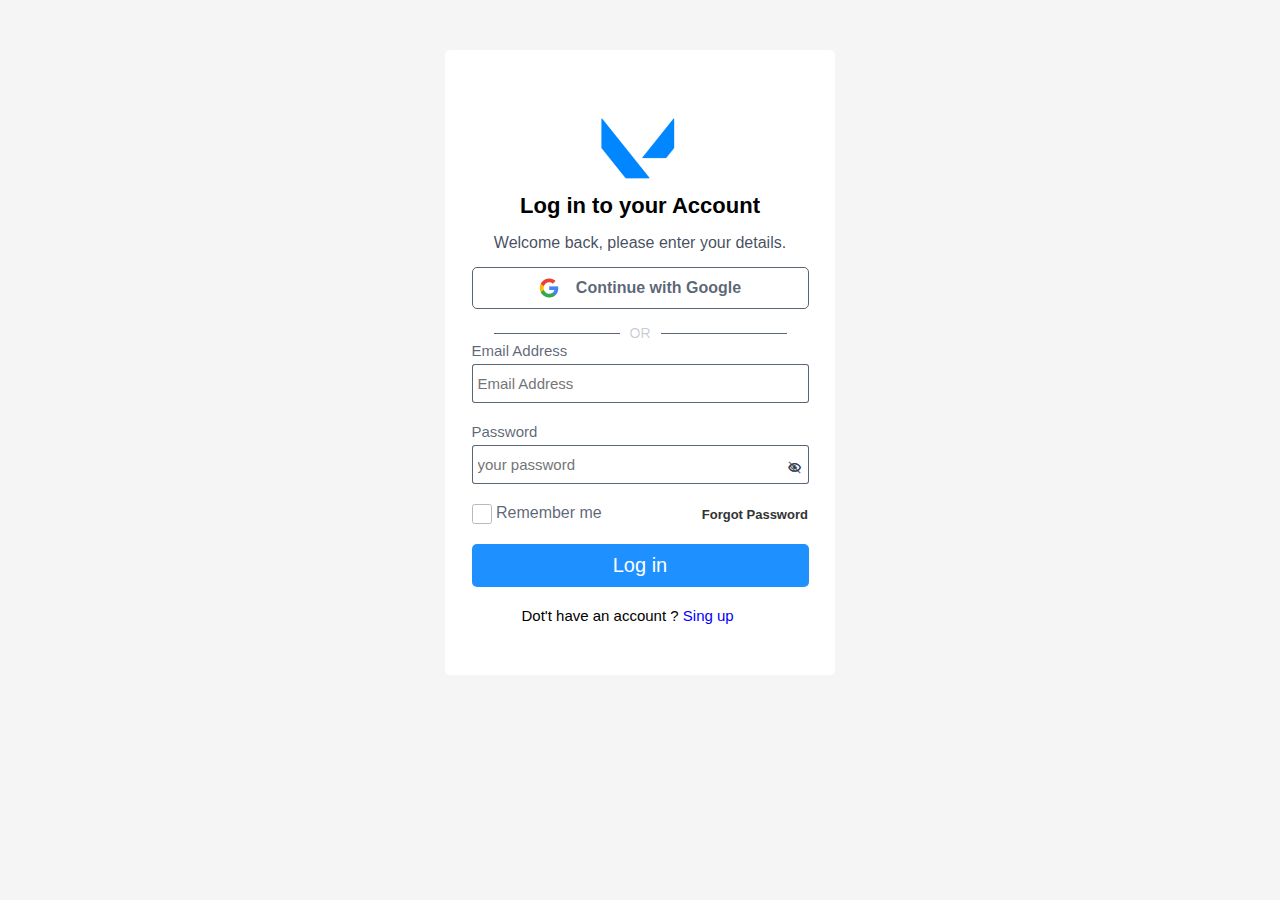
<file: index.html>
<!doctype html>
<html lang="en">
<head>
    <meta charset="UTF-8">
    <meta name="viewport"
          content="width=device-width, user-scalable=no, initial-scale=1.0, maximum-scale=1.0, minimum-scale=1.0">
    <meta http-equiv="X-UA-Compatible" content="ie=edge">
    <link href='https://unpkg.com/boxicons@2.1.4/css/boxicons.min.css' rel='stylesheet'>
    <link href="https://fonts.googleapis.com/css2?family=Roboto&display=swap" rel="stylesheet">
    <link rel="stylesheet" href="style.css">

    <title>Log In || Page</title>
</head>
<body>
<div class="container">
  <div class="login">
      <img src="img/Logo.png" alt="logo" class="logo_img">
      <div class="login_content_title">
          <h1 class="login_title">Log in to your Account</h1>
          <p class="login_saw_title">Welcome back, please enter your details.</p>
      </div>
      <div class="login_content_google">
            <i class="icon_google"></i>
            <p class="text">Continue with Google</p>
      </div>
      <div class="login_content_or">
          <div class="arrow_right"></div>
          <span class="or">OR</span>
          <div class="arrow_left"></div>
      </div>
      <form action="" class="form" id="form">
          <label class="label" for="Input_type_text">
                 Email Address
              <input  data-max-length="6" data-required="true" type="text" data-min-length="2" placeholder="Email Address" class="input type_text" id="Input_type_text">
          </label>
          <label class="label" for="Input_type_text_password">
              Password
                  <input data-required="true" type="password" data-min-length="1" placeholder="your password" class="input input type_password" id="Input_type_text_password" >
              <i class='bx bx-low-vision' id="switch_case_type_text" onclick="toggleInputTypeTextSwitchInputTypePassword()"></i>
              <i class='bx bx-show-alt' id="switch_case_type_password" onclick="toggleInputTypeTextSwitchInputTypePassword()"></i>
          </label>
            <div class="login_content_checkbox">
                <label>
                    <input type="checkbox" id="Remember me" >
                    Remember me
                </label>
                <p class="login_content_checkbox_saw_title">Forgot Password</p>
            </div>
          <button class="btn" id="button">Log in</button>
              <p class="saw_title">Dot't have an account ? <a href="http://localhost:63342/test/indexPage2.html?_ijt=nnlealarkbu4v83d8bojbtvf8p&_ij_reload=RELOAD_ON_SAVE" class="link" >Sing up</a></p>
      </form>

  </div>
</div>
<script src="script_page_one.js">  </script>
</body>
</html>
</file>
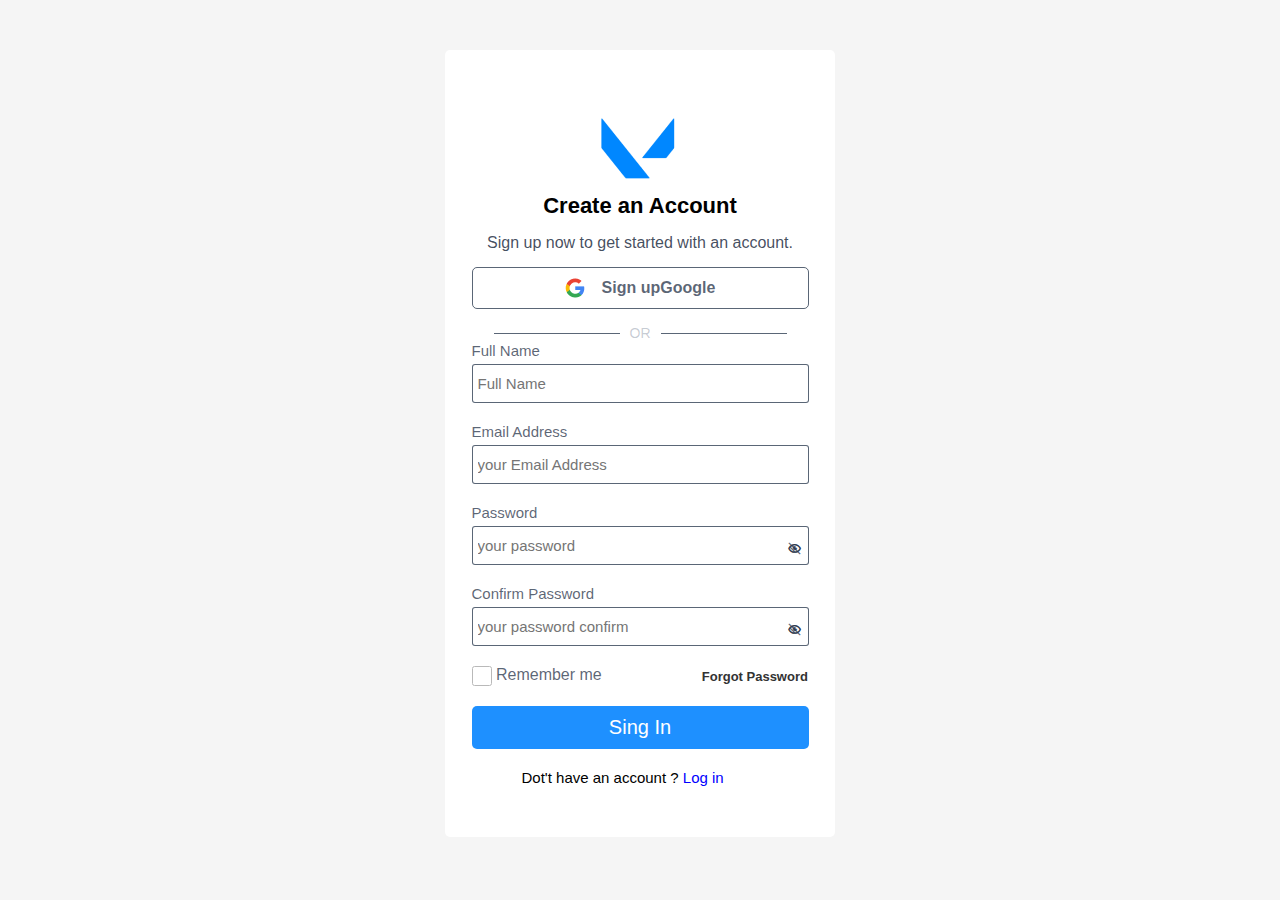
<file: indexPage2.html>
<!doctype html>
<html lang="en">
<head>
    <meta charset="UTF-8">
    <meta name="viewport"
          content="width=device-width, user-scalable=no, initial-scale=1.0, maximum-scale=1.0, minimum-scale=1.0">
    <meta http-equiv="X-UA-Compatible" content="ie=edge">
    <link href='https://unpkg.com/boxicons@2.1.4/css/boxicons.min.css' rel='stylesheet'>
    <link href="https://fonts.googleapis.com/css2?family=Roboto&display=swap" rel="stylesheet">
    <link rel="stylesheet" href="style.css">
    <title>Sign In || Page </title>
</head>
<body>
<div class="container">
    <div class="login">
        <img src="img/Logo.png" alt="logo" class="logo_img">
        <div class="login_content_title">
            <h1 class="login_title">Create an Account</h1>
            <p class="login_saw_title">Sign up now to get started with an account.</p>
        </div>
        <div class="login_content_google">
            <i class="icon_google"></i>
            <p class="text">Sign upGoogle</p>
        </div>
        <div class="login_content_or">
            <div class="arrow_right"></div>
            <span class="or">OR</span>
            <div class="arrow_left"></div>
        </div>
        <form action="" class="form" id="form">
                <label class="label" for="Input_type_text">
                    Full Name
                    <input type="text" placeholder="Full Name" class="input type_text" id="Input_type_text" data-max-length="3" data-required="true">
                </label>

               <label class="label" for="input_type_email_address">
                   Email Address
                   <input type="email" placeholder="your Email Address" class="input type_email_address" id="input_type_email_address" data-required="true">
               </label>
               <label class="label" for="Input_type_text_password">
                   Password
                   <input type="password" placeholder="your password" class="input type_password" id="Input_type_text_password" data-required="true">
                   <i class='bx bx-low-vision' id="switch_case_type_text" onclick="toggleInputTypeTextSwitchInputTypePassword()"></i>
                   <i class='bx bx-show-alt' id="switch_case_type_password" onclick="toggleInputTypeTextSwitchInputTypePassword()"></i>
               </label>
                <label class="label" for="Input_type_text_password_confirm">
                    Confirm Password
                    <input type="password" placeholder="your password confirm" class="input type_password_confirm" id="Input_type_text_password_confirm" data-required="true">
                    <i class='bx bx-low-vision' id="switch_case_type_text_confirm" onclick="toggleInputTypeTextSwitchInputTypePasswordConfirm()"></i>
                    <i class='bx bx-show-alt' id="switch_case_type_password_confirm" onclick="toggleInputTypeTextSwitchInputTypePasswordConfirm()"></i>
                </label>
            <div class="login_content_checkbox">
                <label>
                    <input type="checkbox" id="Remember me" >
                    Remember me
                </label>
                <p class="login_content_checkbox_saw_title">Forgot Password</p>
            </div>
            <button class="btn" type="submit">Sing In</button>
            <p class="saw_title">Dot't have an account ? <a href="http://localhost:63342/test/index.html?_ijt=2o2s789fgllvnheans40rjue6f&_ij_reload=RELOAD_ON_SAVE" class="link" >Log in</a></p>
        </form>
    </div>
</div>
<script src="script_page_two.js">  </script>
</body>
</html>
</file>
<file: style.css>
*{
    padding: 0;
    margin: 0;
    box-sizing: border-box;
    font-family: 'Poppins', sans-serif;
}
body{
    display: flex;
    align-items: center;
    justify-content: center;
    background: #F5F5F5;
}
.container{
    margin:  50px 0 0 0;
    width: 390px;
    height: auto;
    display: flex;
    align-items: center;
    flex-direction: column;
    padding: 50px 0 50px 0;
    gap: 20px;
    background: #FFFFFF;
    border-radius: 5px;
}
.form{
    display: flex;
    align-items: center;
    flex-direction: column;
    gap: 20px;
}
.logo_img{
    display: block;
    margin:auto;
}
.login_content_title{
    display: flex;
    align-items: center;
    flex-direction: column;
}
.login_title{
    font-weight: 600;
    font-size: 22px;
    line-height: 27px;
    color: rgba(0, 0, 0, 1);
    margin-bottom: 15px;
}
.login_saw_title{
    font-size: 16px;
    line-height: 18px;
    font-weight: 400;
    color: rgba(26, 41, 61, 0.83);
    margin-bottom: 15px;
}
.login_content_google{
    display: flex;
    align-items: center;
    justify-content: center;
    border: 1px solid  rgba(27, 43, 65, 0.72);
    padding: 10px 20px;
    border-radius: 5px;
    width: 337px;
    gap: 17px;
    margin-bottom: 15px;
}
.icon_google{
    background-image: url("img/Google__G__Logo 1 (2).png");
    width: 20px;
    height: 20px;
    display: block;
}
.text {
    font-weight: 600;
    font-size: 16px;
    line-height: 20px;
    color: rgba(27, 43, 65, 0.72);
}
.login_content_or{
    display: flex;
    align-items: center;
    justify-content: center;
    gap: 10px;
}
.arrow_right{
    border-top: 1px solid rgba(27, 43, 65, 0.72);
    width: 126px;
}
.or{
  font-weight: 400;
    font-size: 14px;
    line-height: 18px;
    color: rgba(28, 52, 84, 0.26);
}
.arrow_left{
    border-top: 1px solid rgba(27, 43, 65, 0.72);
    width: 126px;
}
.form{
    display: flex;
    flex-direction: column;
    align-items: flex-start;
    gap: 20px;
}
.label{
    display: flex;
    flex-direction: column;
    font-size:15px ;
    font-weight:500 ;
    color: rgba(27, 43, 65, 0.72);
    gap: 5px;
    transition: color 3ms  ease;
    position: relative;
}
.input{
    border: 1px solid rgba(27, 43, 65, 0.72);
    width: 337px;
    border-radius: 3px;
    padding: 10px 0 10px 5px ;
    font-size: 15px;
    outline:none;
    position: relative;
}
.input:focus{
    border: solid #1E90FF;
}

.type_password{
}
.bx-low-vision{
    position: absolute;
    font-size: 15px;
    cursor: pointer;
    display: block;
    left: 315px;
    top: 37px;
}
.bx-show-alt{
    position: absolute;
    left: 315px;
    top: 37px;
    font-size: 15px;
    cursor: pointer;
}

.login_content_checkbox{
    display: flex;
    width: 337px;
    align-items: center;
    gap: 10px;
}
.login_content_checkbox input[type=checkbox]{
    border: none;
    border-radius: 5px;
    background: none;
    background: #DCDCDC;
    line-height: 0;
    outline: 0;
    padding: 0 ;
    vertical-align: text-top;
    height: 20px;
    width: 20px;
    opacity: .5;
}
input[type=checkbox]:hover {
    opacity: 1;
}

input[type=checkbox]:checked {
    background-color: #1E90FF;
    opacity: 1;
}
.login_content_checkbox label{
    color: rgba(27, 43, 65, 0.72);
}
.login_content_checkbox_saw_title{
    font-size: 13px;
    font-weight: 600;
    line-height: 13px;
    color: rgba(51, 51, 51, 1);
    margin-left: 90px;
}
.btn{
    border:  none;
    background: #1E90FF;
    border-radius: 5px;
    color: white;
   font-size: 20px;
    width: 337px;
    padding: 10px;
    cursor: pointer;
}
.saw_title{
  margin-left: 50px;
  font-size: 15px;
    font-weight: 200;
    line-height: 18px;
}
.link{
    text-decoration: none;
    color: blue;
}
.error .input{
    border-color: red;
}
.error-label{
    color: red;
}
</file>
